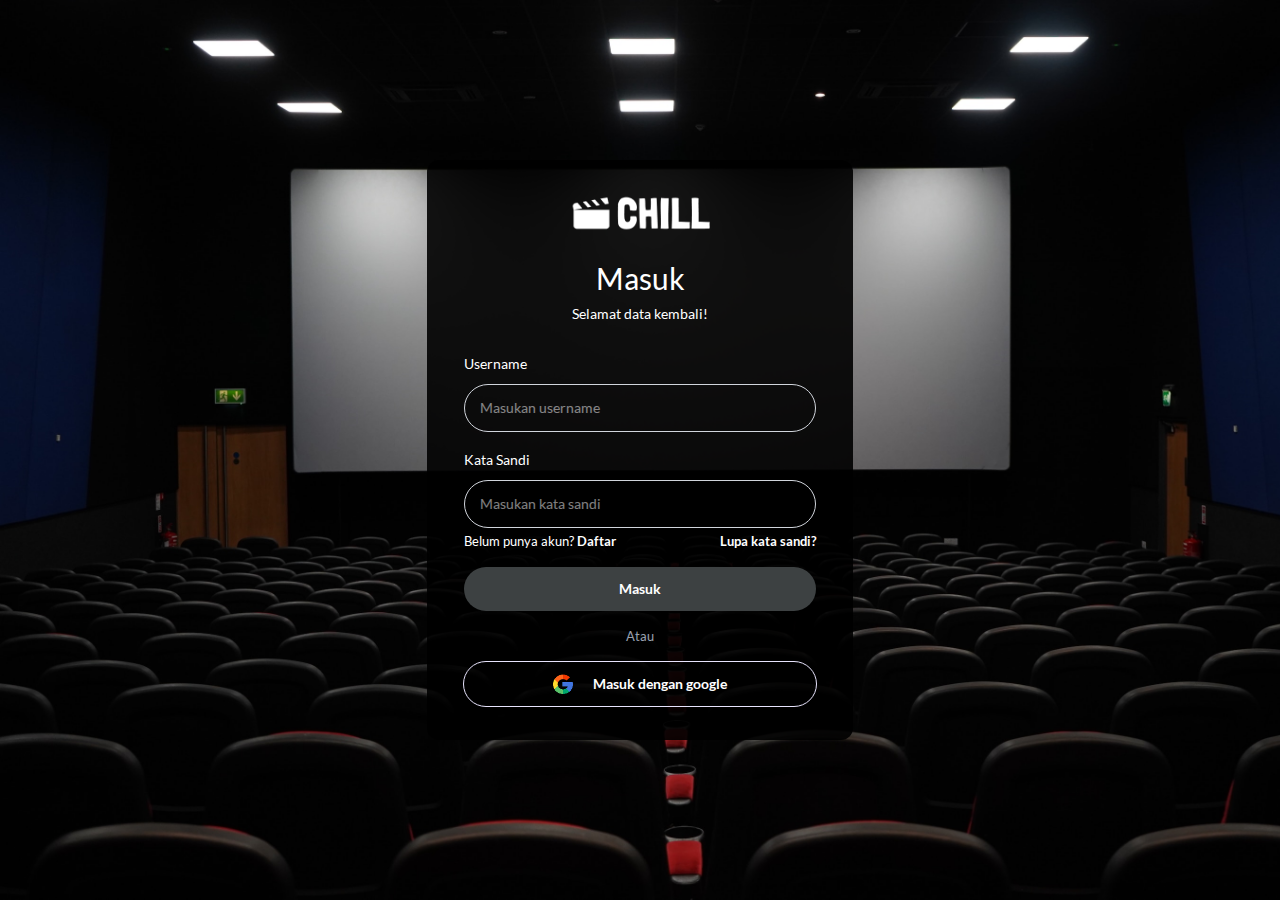
<file: index.html>
<!doctype html>
<html>
<head>
  <meta charset="UTF-8">
  <meta name="viewport" content="width=device-width, initial-scale=1.0">
  <link href="./src/output.css" rel="stylesheet">
  <link href="./src/custome.css" rel="stylesheet">
</head>
<body class="bg-[url(../images/image-login.jpeg)] bg-cover">

  <div class="flex items-center justify-center h-screen">
    <section class="bg-black/90 w-1/3 h-auto mx-auto p-6 rounded-xl text-center">
      <div class="grid grid-rows justify-items-center my-2.5">
        <div class="icon">
          <img src="./images/Logo.png" class="w-35" alt="image-logo">
        </div>
        <div class="head my-7">
          <h1 class="text-3xl font-medium text-white">Masuk</h1>
          <p class="text-sm text-white mt-2">Selamat data kembali!</p>
        </div>
        <div class="body-form grid grid-rows gap-y-4">

          <div class="form-input-items text-white text-start">
            <label for="username" class="block text-sm/6 font-medium text-current">Username</label>
            <div class="mt-2">
              <div class="flex items-center rounded-full bg-transparent pl-3 outline-1 -outline-offset-1 outline-gray-300 has-[input:focus-within]:outline-2 has-[input:focus-within]:-outline-offset-2 has-[input:focus-within]:outline-white-600">
                <input type="text" name="username" id="username" class="block min-w-85 min-h-12 grow py-1.5 pr-3 pl-1 text-base text-white-900 placeholder:text-white-400 focus:outline-none sm:text-sm/6" placeholder="Masukan username">
              </div>
            </div>
          </div>

          <div class="form-input-items text-white text-start">
            <label for="password" class="block text-sm/6 font-medium text-current">Kata Sandi</label>
            <div class="mt-2">
              <div class="flex items-center rounded-full bg-transparent pl-3 outline-1 -outline-offset-1 outline-gray-300 has-[input:focus-within]:outline-2 has-[input:focus-within]:-outline-offset-2 has-[input:focus-within]:outline-white-600">
                <input type="password" name="password" id="password" class="block min-w-85 min-h-12 grow py-1.5 pr-3 pl-1 text-base text-white-900 placeholder:text-white-400 focus:outline-none sm:text-sm/6" placeholder="Masukan kata sandi">
              </div>
            </div>
            <div class="flex justify-between text-white mt-1">
              <small class="text-start">
                Belum punya akun? <a href="#" class="font-bold">Daftar</a>
              </small>
              <small class="text-end">
                <a href="#" class="font-bold">Lupa kata sandi?</a>
              </small>
            </div>
          </div>

          <div>
            <button type="submit" class="flex w-full justify-center rounded-full bg-[#3D4142] px-3 py-2.5 text-sm/6 font-semibold text-white shadow-xs hover:cursor-pointer hover:bg-gray-500 focus-visible:outline-2 focus-visible:outline-offset-2 focus-visible:outline-white-600">Masuk</button>
          </div>
          <small class="text-gray-400">Atau</small>
          <div>
            <button type="submit" class="flex w-full justify-center rounded-full bg-transparent px-3 py-2.5 text-sm/6 font-semibold text-white shadow-xs outline-1 outline-[#E7E3FC] hover:cursor-pointer hover:bg-gray-500 focus-visible:outline-2 focus-visible:outline-offset-2 focus-visible:outline-white-600">
              <img src="./images/google.png" alt="google-icon" class="w-5 my-auto mr-5">
              Masuk dengan google
            </button>
          </div>
          
        </div>
      </div>
    </section>
  </div>

</body>
</html>
</file>
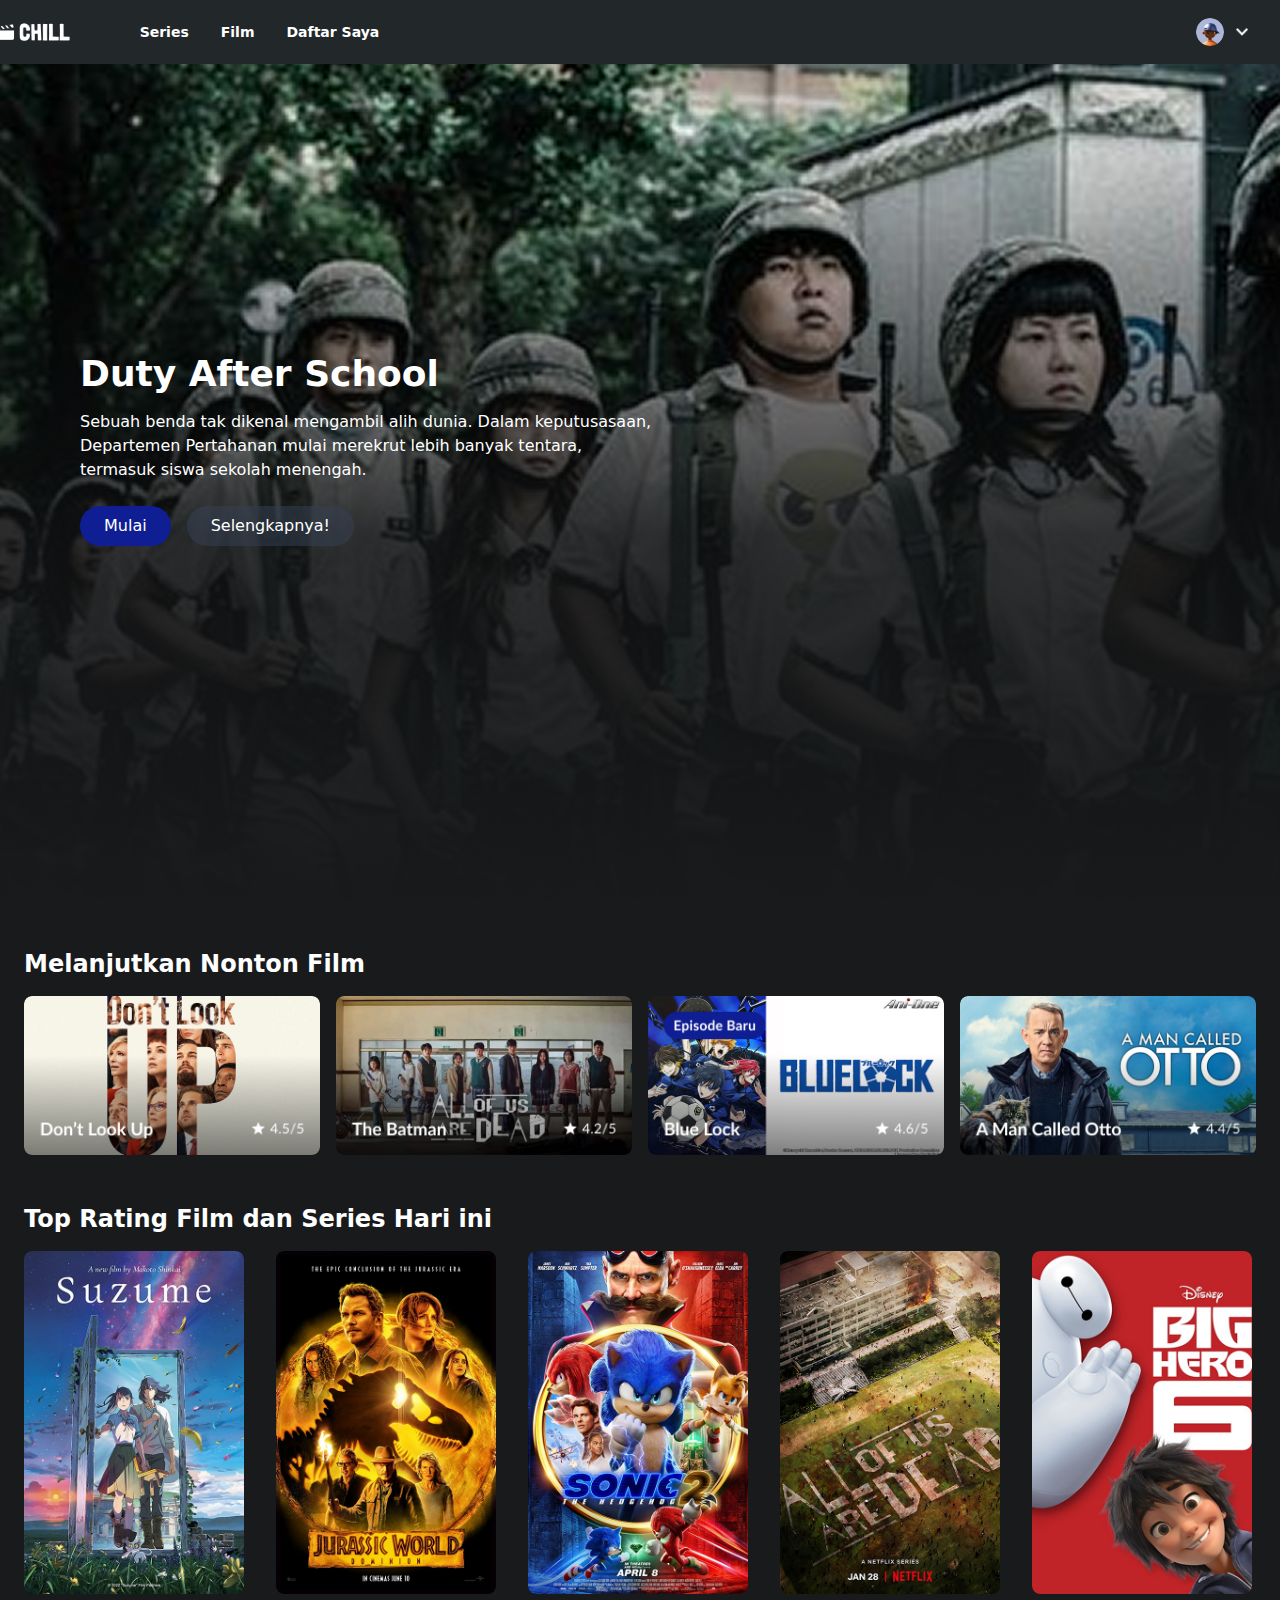
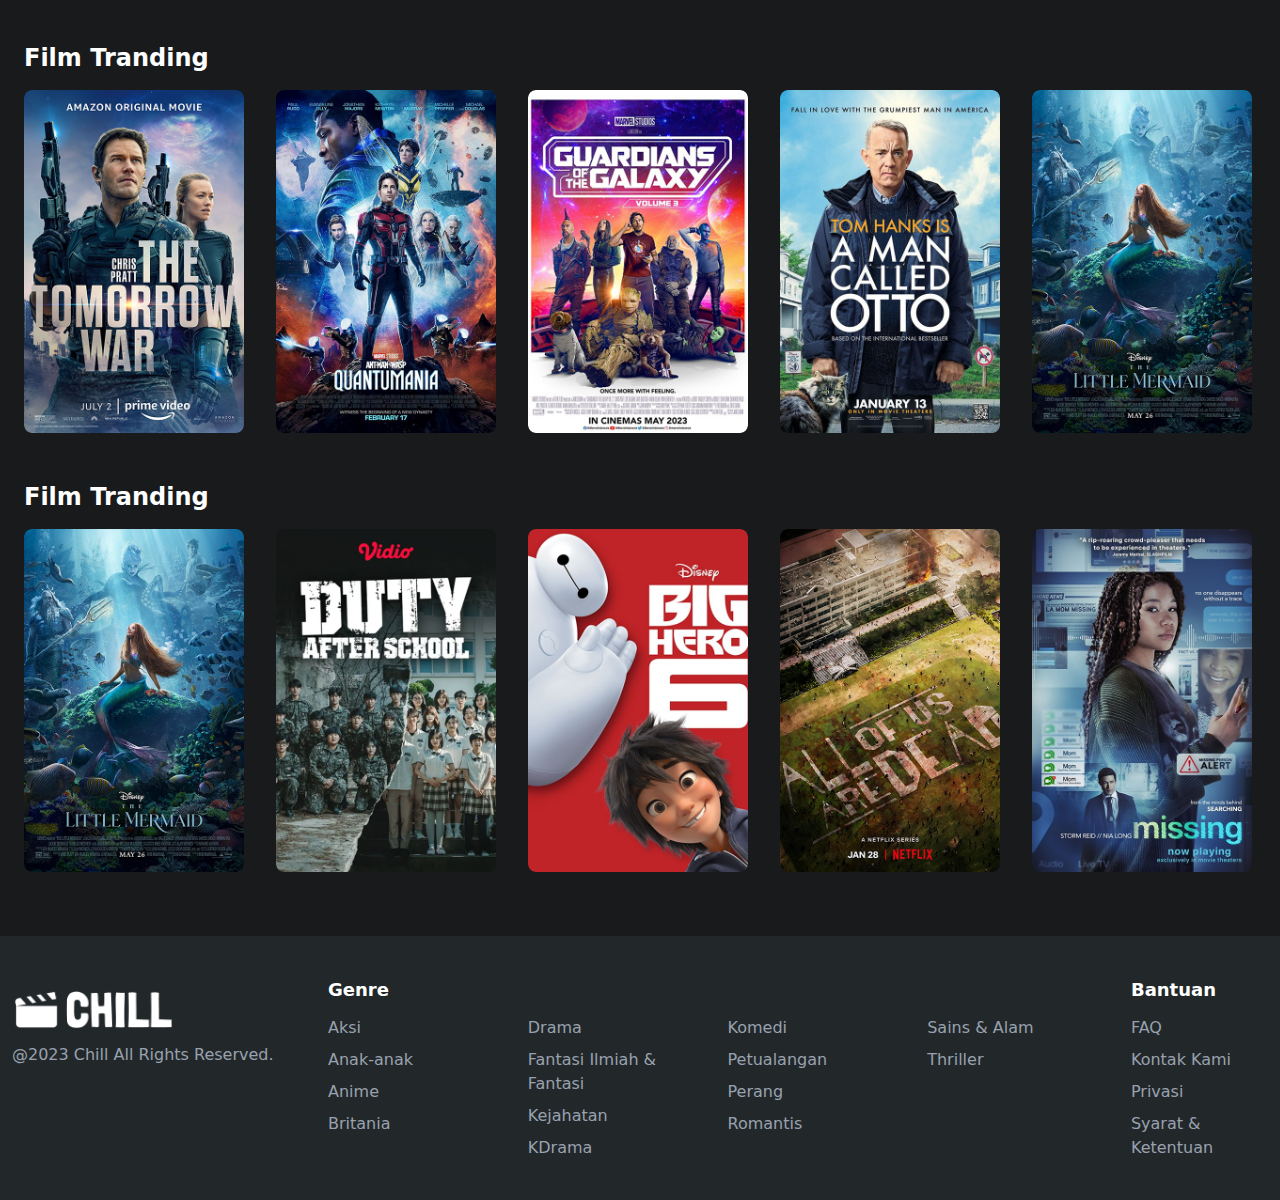
<file: dashboard.html>
<!DOCTYPE html>
<html lang="id">
<head>
    <meta charset="UTF-8">
    <meta name="viewport" content="width=device-width, initial-scale=1.0">
    <title>Dashboard</title>
    <link href="./src/output.css" rel="stylesheet">
    <style>
        body {
            background-color: #181A1C;
        }
    </style>
</head>
<body class="text-white">

    <!-- Navbar -->
    <header class="bg-[#22282A] fixed w-full top-0 z-50">
        <nav class="container mx-auto flex items-center justify-between p-4 lg:px-8">
            <!-- Menu (Desktop) -->
            <div class="hidden lg:flex items-center space-x-8">
                <!-- Logo (Pusat) -->
                <a href="#" class="left-1/2 transform -translate-x-1/2 flex items-center">
                    <img src="./images/logo-navbar.png" class="h-8" alt="Logo">
                </a>
                <a href="#" class="text-sm font-semibold text-white">Series</a>
                <a href="#" class="text-sm font-semibold text-white">Film</a>
                <a href="#" class="text-sm font-semibold text-white">Daftar Saya</a>
            </div>

            <!-- User Profile (Kanan) -->
            <div class="hidden lg:flex items-center space-x-3">
                <img src="./images/user.png" class="w-7 rounded-full">
                <img src="./images/angel-down.png" class="w-3">
            </div>

            <!-- Mobile Menu Button -->
            <button id="menu-toggle" class="lg:hidden text-white focus:outline-none">
                <svg class="w-6 h-6" fill="none" stroke="currentColor" stroke-width="2" viewBox="0 0 24 24">
                    <path stroke-linecap="round" stroke-linejoin="round" d="M4 6h16M4 12h16m-7 6h7"></path>
                </svg>
            </button>
        </nav>
        <!-- Mobile Menu -->
        <div id="mobile-menu" class="hidden lg:hidden bg-[#22282A] absolute w-full mt-1 p-4">
            <a href="#" class="block py-2 text-sm font-semibold">Series</a>
            <a href="#" class="block py-2 text-sm font-semibold">Film</a>
            <a href="#" class="block py-2 text-sm font-semibold">Daftar Saya</a>
            <hr class="border-gray-600 my-2">
            <a href="#" class="flex items-center space-x-3 py-2">
                <img src="./images/user.png" class="w-7 rounded-full">
                <span>Profil</span>
            </a>
        </div>
    </header>


    <!-- Hero Section -->
    <section class="relative bg-cover bg-center h-screen flex items-center" 
        style="background-image: url('./images/hero_image.png');">
        <div class="container mx-auto px-6 lg:px-20 text-white">
            <div class="max-w-xl">
                <h1 class="text-4xl font-semibold mb-4">Duty After School</h1>
                <p class="mb-6">
                    Sebuah benda tak dikenal mengambil alih dunia. Dalam keputusasaan, Departemen Pertahanan mulai merekrut lebih banyak tentara, termasuk siswa sekolah menengah.
                </p>
                <div class="flex space-x-4">
                    <button class="px-6 py-2 bg-[#0F1E93] rounded-full">Mulai</button>
                    <button class="px-6 py-2 bg-gray-700/50 rounded-full">Selengkapnya!</button>
                </div>
            </div>
        </div>
    </section>

    <!-- Section: Melanjutkan Nonton -->
    <section class="container mx-auto px-6 mt-12">
        <h2 class="text-2xl font-bold mb-4">Melanjutkan Nonton Film</h2>
        <div class="flex space-x-4 overflow-x-scroll scrollbar-hide">
            <img src="./images/next-film/next-film-1.png" class="w-74 rounded-lg">
            <img src="./images/next-film/next-film-2.png" class="w-74 rounded-lg">
            <img src="./images/next-film/next-film-3.png" class="w-74 rounded-lg">
            <img src="./images/next-film/next-film-4.png" class="w-74 rounded-lg">
        </div>
    </section>

    <!-- Section: Top Rating -->
    <section class="container mx-auto px-6 mt-12">
        <h2 class="text-2xl font-bold mb-4">Top Rating Film dan Series Hari ini</h2>
        <div class="flex space-x-4 overflow-x-scroll scrollbar-hide gap-4">
            <img src="./images/rating-film/rating-film-1.png" class="w-55 rounded-lg">
            <img src="./images/rating-film/rating-film-2.png" class="w-55 rounded-lg">
            <img src="./images/rating-film/rating-film-3.png" class="w-55 rounded-lg">
            <img src="./images/rating-film/rating-film-4.png" class="w-55 rounded-lg">
            <img src="./images/rating-film/rating-film-5.png" class="w-55 rounded-lg">
        </div>
    </section>

    <!-- Section: Tranding Film -->
    <section class="container mx-auto px-6 mt-12">
        <h2 class="text-2xl font-bold mb-4">Film Tranding</h2>
        <div class="flex space-x-4 overflow-x-scroll scrollbar-hide gap-4">
            <img src="./images/top-film/top-film-1.png" class="w-55 rounded-lg">
            <img src="./images/top-film/top-film-2.png" class="w-55 rounded-lg">
            <img src="./images/top-film/top-film-3.png" class="w-55 rounded-lg">
            <img src="./images/top-film/top-film-4.png" class="w-55 rounded-lg">
            <img src="./images/top-film/top-film-5.png" class="w-55 rounded-lg">
        </div>
    </section>

    <!-- Section: New Film -->
    <section class="container mx-auto px-6 mt-12">
        <h2 class="text-2xl font-bold mb-4">Film Tranding</h2>
        <div class="flex space-x-4 overflow-x-scroll scrollbar-hide gap-4">
            <img src="./images/new-film/new-film-1.png" class="w-55 rounded-lg">
            <img src="./images/new-film/new-film-2.png" class="w-55 rounded-lg">
            <img src="./images/new-film/new-film-3.png" class="w-55 rounded-lg">
            <img src="./images/new-film/new-film-4.png" class="w-55 rounded-lg">
            <img src="./images/new-film/new-film-5.png" class="w-55 rounded-lg">
        </div>
    </section>

    <!-- Footer -->
    <footer class="bg-[#22282A] mt-16 py-10">
        <div class="container mx-auto">
            <div class="lg:flex lg:gap-6 text-white">
                <div class="w-80">
                    <div class="m-3">
                        <img src="./images/Logo.png" class="w-40" alt="img-logo">
                    </div>
                    <div class="m-3 text-gray-400">
                        <h1>@2023 Chill All Rights Reserved.</h1>
                    </div>
                </div>
            
                <div class="max-md:m-3 max-md:flex max-md:justify-between">
                    <h1 class="font-bold text-lg mb-3">Genre</h1>
                    <div class="flex justify-center min-lg:hidden">
                        <span>&rarr;</span>
                    </div>
                    <div class="grid grid-cols-4 gap-5 max-md:hidden">
                        <div class="space-y-2">
                            <a href="#" class="block text-gray-400 hover:text-white">Aksi</a>
                            <a href="#" class="block text-gray-400 hover:text-white">Anak-anak</a>
                            <a href="#" class="block text-gray-400 hover:text-white">Anime</a>
                            <a href="#" class="block text-gray-400 hover:text-white">Britania</a>
                        </div>
                        <div class="space-y-2">
                            <a href="#" class="block text-gray-400 hover:text-white">Drama</a>
                            <a href="#" class="block text-gray-400 hover:text-white">Fantasi Ilmiah & Fantasi</a>
                            <a href="#" class="block text-gray-400 hover:text-white">Kejahatan</a>
                            <a href="#" class="block text-gray-400 hover:text-white">KDrama</a>
                        </div>
                        <div class="space-y-2">
                            <a href="#" class="block text-gray-400 hover:text-white">Komedi</a>
                            <a href="#" class="block text-gray-400 hover:text-white">Petualangan</a>
                            <a href="#" class="block text-gray-400 hover:text-white">Perang</a>
                            <a href="#" class="block text-gray-400 hover:text-white">Romantis</a>
                        </div>
                        <div class="space-y-2">
                            <a href="#" class="block text-gray-400 hover:text-white">Sains & Alam</a>
                            <a href="#" class="block text-gray-400 hover:text-white">Thriller</a>
                        </div>
                    </div>
                </div>

                <div class="max-md:m-3 max-md:m-3 max-md:flex max-md:justify-between">
                    <h1 class="font-bold text-lg mb-3">Bantuan</h1>
                    <div class="flex justify-center min-lg:hidden">
                        <span>&rarr;</span>
                    </div>
                    <div class="grid max-md:hidden">
                        <div class="space-y-2">
                            <a href="#" class="block text-gray-400 hover:text-white">FAQ</a>
                            <a href="#" class="block text-gray-400 hover:text-white">Kontak Kami</a>
                            <a href="#" class="block text-gray-400 hover:text-white">Privasi</a>
                            <a href="#" class="block text-gray-400 hover:text-white">Syarat & Ketentuan</a>
                        </div>
                    </div>
                </div>
            </div> 
        </div>
    </footer>

    <script>
        document.getElementById("menu-toggle").addEventListener("click", function() {
            document.getElementById("mobile-menu").classList.toggle("hidden");
        });
    </script>
</body>
</html>
</file>
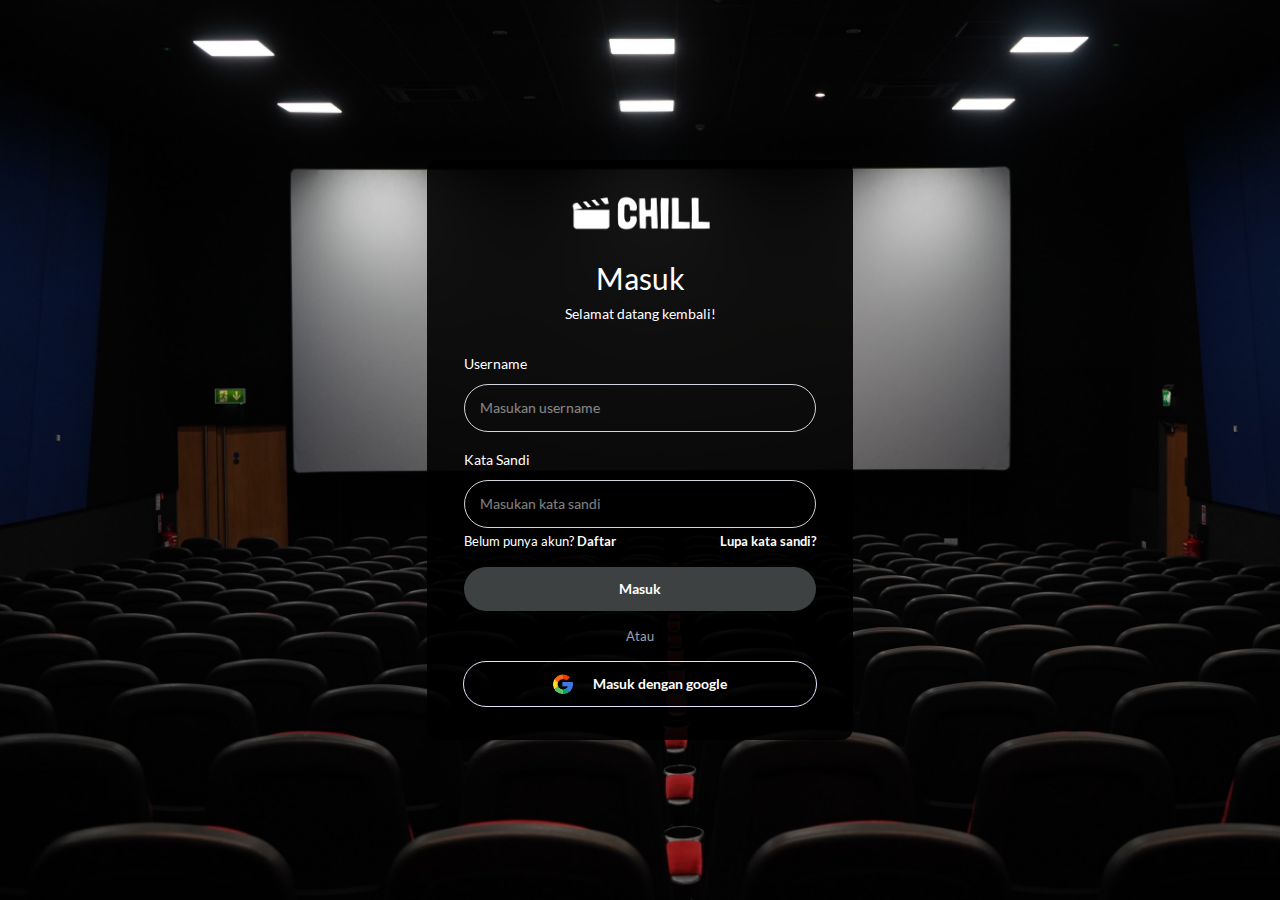
<file: login.html>
<!doctype html>
<html>
<head>
  <meta charset="UTF-8">
  <meta name="viewport" content="width=device-width, initial-scale=1.0">
  <link href="./src/output.css" rel="stylesheet">
  <link href="./src/custome.css" rel="stylesheet">
</head>
<body class="bg-[url(../images/image-login.jpeg)] bg-cover">

  <div class="flex items-center justify-center h-screen">
    <section class="bg-black/90 w-1/3 h-auto mx-auto p-6 rounded-xl text-center">
      <div class="grid grid-rows justify-items-center my-2.5">
        <div class="icon">
          <img src="./images/Logo.png" class="w-35" alt="image-logo">
        </div>
        <div class="head my-7">
          <h1 class="text-3xl font-medium text-white">Masuk</h1>
          <p class="text-sm text-white mt-2">Selamat datang kembali!</p>
        </div>
        <div class="body-form grid grid-rows gap-y-4">

          <div class="form-input-items text-white text-start">
            <label for="username" class="block text-sm/6 font-medium text-current">Username</label>
            <div class="mt-2">
              <div class="flex items-center rounded-full bg-transparent pl-3 outline-1 -outline-offset-1 outline-gray-300 has-[input:focus-within]:outline-2 has-[input:focus-within]:-outline-offset-2 has-[input:focus-within]:outline-white-600">
                <input type="text" name="username" id="username" class="block min-w-85 min-h-12 grow py-1.5 pr-3 pl-1 text-base text-white-900 placeholder:text-white-400 focus:outline-none sm:text-sm/6" placeholder="Masukan username">
              </div>
            </div>
          </div>

          <div class="form-input-items text-white text-start">
            <label for="password" class="block text-sm/6 font-medium text-current">Kata Sandi</label>
            <div class="mt-2">
              <div class="flex items-center rounded-full bg-transparent pl-3 outline-1 -outline-offset-1 outline-gray-300 has-[input:focus-within]:outline-2 has-[input:focus-within]:-outline-offset-2 has-[input:focus-within]:outline-white-600">
                <input type="password" name="password" id="password" class="block min-w-85 min-h-12 grow py-1.5 pr-3 pl-1 text-base text-white-900 placeholder:text-white-400 focus:outline-none sm:text-sm/6" placeholder="Masukan kata sandi">
              </div>
            </div>
            <div class="flex justify-between text-white mt-1">
              <small class="text-start">
                Belum punya akun? <a href="#" class="font-bold">Daftar</a>
              </small>
              <small class="text-end">
                <a href="#" class="font-bold">Lupa kata sandi?</a>
              </small>
            </div>
          </div>

          <div>
            <button type="submit" class="flex w-full justify-center rounded-full bg-[#3D4142] px-3 py-2.5 text-sm/6 font-semibold text-white shadow-xs hover:cursor-pointer hover:bg-gray-500 focus-visible:outline-2 focus-visible:outline-offset-2 focus-visible:outline-white-600">Masuk</button>
          </div>
          <small class="text-gray-400">Atau</small>
          <div>
            <button type="submit" class="flex w-full justify-center rounded-full bg-transparent px-3 py-2.5 text-sm/6 font-semibold text-white shadow-xs outline-1 outline-[#E7E3FC] hover:cursor-pointer hover:bg-gray-500 focus-visible:outline-2 focus-visible:outline-offset-2 focus-visible:outline-white-600">
              <img src="./images/google.png" alt="google-icon" class="w-5 my-auto mr-5">
              Masuk dengan google
            </button>
          </div>
          
        </div>
      </div>
    </section>
  </div>

</body>
</html>
</file>
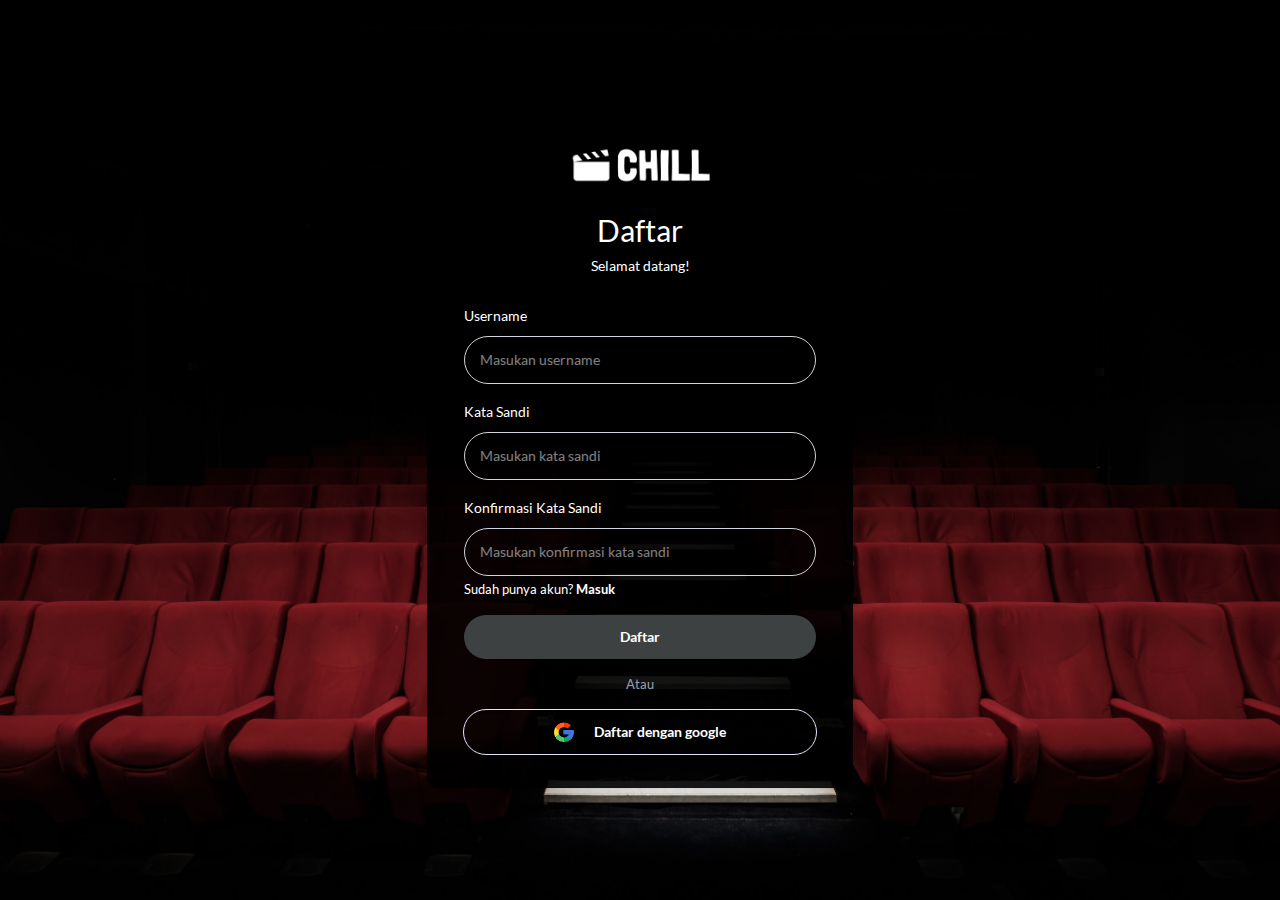
<file: register.html>
<!doctype html>
<html>
<head>
  <meta charset="UTF-8">
  <meta name="viewport" content="width=device-width, initial-scale=1.0">
  <link href="./src/output.css" rel="stylesheet">
  <link href="./src/custome.css" rel="stylesheet">
</head>
<body class="bg-[url(../images/image-register.jpeg)] bg-cover">

  <div class="flex items-center justify-center h-screen">
    <section class="bg-black/90 w-1/3 h-auto mx-auto p-6 rounded-xl text-center">
      <div class="grid grid-rows justify-items-center my-2.5">
        <div class="icon">
          <img src="./images/Logo.png" class="w-35" alt="image-logo">
        </div>
        <div class="head my-7">
          <h1 class="text-3xl font-medium text-white">Daftar</h1>
          <p class="text-sm text-white mt-2">Selamat datang!</p>
        </div>
        <div class="body-form grid grid-rows gap-y-4">

          <div class="form-input-items text-white text-start">
            <label for="username" class="block text-sm/6 font-medium text-current">Username</label>
            <div class="mt-2">
              <div class="flex items-center rounded-full bg-transparent pl-3 outline-1 -outline-offset-1 outline-gray-300 has-[input:focus-within]:outline-2 has-[input:focus-within]:-outline-offset-2 has-[input:focus-within]:outline-white-600">
                <input type="text" name="username" id="username" class="block min-w-85 min-h-12 grow py-1.5 pr-3 pl-1 text-base text-white-900 placeholder:text-white-400 focus:outline-none sm:text-sm/6" placeholder="Masukan username">
              </div>
            </div>
          </div>

          <div class="form-input-items text-white text-start">
            <label for="password" class="block text-sm/6 font-medium text-current">Kata Sandi</label>
            <div class="mt-2">
              <div class="flex items-center rounded-full bg-transparent pl-3 outline-1 -outline-offset-1 outline-gray-300 has-[input:focus-within]:outline-2 has-[input:focus-within]:-outline-offset-2 has-[input:focus-within]:outline-white-600">
                <input type="password" name="password" id="password" class="block min-w-85 min-h-12 grow py-1.5 pr-3 pl-1 text-base text-white-900 placeholder:text-white-400 focus:outline-none sm:text-sm/6" placeholder="Masukan kata sandi">
              </div>
            </div>
          </div>

          <div class="form-input-items text-white text-start">
            <label for="password_confirmation" class="block text-sm/6 font-medium text-current">Konfirmasi Kata Sandi</label>
            <div class="mt-2">
              <div class="flex items-center rounded-full bg-transparent pl-3 outline-1 -outline-offset-1 outline-gray-300 has-[input:focus-within]:outline-2 has-[input:focus-within]:-outline-offset-2 has-[input:focus-within]:outline-white-600">
                <input type="password_confirmation" name="password_confirmation" id="password_confirmation" class="block min-w-85 min-h-12 grow py-1.5 pr-3 pl-1 text-base text-white-900 placeholder:text-white-400 focus:outline-none sm:text-sm/6" placeholder="Masukan konfirmasi kata sandi">
              </div>
            </div>
            <div class="flex justify-between text-white mt-1">
              <small class="text-start">
                Sudah punya akun? <a href="#" class="font-bold">Masuk</a>
              </small>
            </div>
          </div>

          <div>
            <button type="submit" class="flex w-full justify-center rounded-full bg-[#3D4142] px-3 py-2.5 text-sm/6 font-semibold text-white shadow-xs hover:cursor-pointer hover:bg-gray-500 focus-visible:outline-2 focus-visible:outline-offset-2 focus-visible:outline-white-600">Daftar</button>
          </div>
          <small class="text-gray-400">Atau</small>
          <div>
            <button type="submit" class="flex w-full justify-center rounded-full bg-transparent px-3 py-2.5 text-sm/6 font-semibold text-white shadow-xs outline-1 outline-[#E7E3FC] hover:cursor-pointer hover:bg-gray-500 focus-visible:outline-2 focus-visible:outline-offset-2 focus-visible:outline-white-600">
              <img src="./images/google.png" alt="google-icon" class="w-5 my-auto mr-5">
              Daftar dengan google
            </button>
          </div>
          
        </div>
      </div>
    </section>
  </div>

</body>
</html>
</file>
<file: src/custome.css>
@font-face {
  font-family: 'Lato';
  src: url('../fonts/Lato/Lato-Thin.ttf') format('truetype');
  font-weight: 100;
  font-style: normal;
  font-display: swap;
}

@font-face {
  font-family: 'Lato';
  src: url('../fonts/Lato/Lato-ThinItalic.ttf') format('truetype');
  font-weight: 100;
  font-style: italic;
  font-display: swap;
}

@font-face {
  font-family: 'Lato';
  src: url('../fonts/Lato/Lato-Light.ttf') format('truetype');
  font-weight: 300;
  font-style: normal;
  font-display: swap;
}

@font-face {
  font-family: 'Lato';
  src: url('../fonts/Lato/Lato-LightItalic.ttf') format('truetype');
  font-weight: 300;
  font-style: italic;
  font-display: swap;
}

@font-face {
  font-family: 'Lato';
  src: url('../fonts/Lato/Lato-Regular.ttf') format('truetype');
  font-weight: 400;
  font-style: normal;
  font-display: swap;
}

@font-face {
  font-family: 'Lato';
  src: url('../fonts/Lato/Lato-Italic.ttf') format('truetype');
  font-weight: 400;
  font-style: italic;
  font-display: swap;
}

@font-face {
  font-family: 'Lato';
  src: url('../fonts/Lato/Lato-Black.ttf') format('truetype');
  font-weight: 900;
  font-style: normal;
  font-display: swap;
}

@font-face {
  font-family: 'Lato';
  src: url('../fonts/Lato/Lato-BlackItalic.ttf') format('truetype');
  font-weight: 900;
  font-style: italic;
  font-display: swap;
}

@font-face {
  font-family: 'Lato';
  src: url('../fonts/Lato/Lato-Bold.ttf') format('truetype');
  font-weight: 700;
  font-style: normal;
  font-display: swap;
}

@font-face {
  font-family: 'Lato';
  src: url('../fonts/Lato/Lato-BoldItalic.ttf') format('truetype');
  font-weight: 700;
  font-style: italic;
  font-display: swap;
}

html, body {
    font-family: "Lato", sans-serif;
}
</file>
<file: src/output.css>
/*! tailwindcss v4.0.17 | MIT License | https://tailwindcss.com */
@layer theme, base, components, utilities;
@layer theme {
  :root, :host {
    --font-sans: ui-sans-serif, system-ui, sans-serif, "Apple Color Emoji",
      "Segoe UI Emoji", "Segoe UI Symbol", "Noto Color Emoji";
    --font-mono: ui-monospace, SFMono-Regular, Menlo, Monaco, Consolas, "Liberation Mono",
      "Courier New", monospace;
    --color-gray-300: oklch(0.872 0.01 258.338);
    --color-gray-400: oklch(0.707 0.022 261.325);
    --color-gray-500: oklch(0.551 0.027 264.364);
    --color-gray-600: oklch(0.446 0.03 256.802);
    --color-gray-700: oklch(0.373 0.034 259.733);
    --color-black: #000;
    --color-white: #fff;
    --spacing: 0.25rem;
    --container-xl: 36rem;
    --text-sm: 0.875rem;
    --text-sm--line-height: calc(1.25 / 0.875);
    --text-base: 1rem;
    --text-base--line-height: calc(1.5 / 1);
    --text-lg: 1.125rem;
    --text-lg--line-height: calc(1.75 / 1.125);
    --text-2xl: 1.5rem;
    --text-2xl--line-height: calc(2 / 1.5);
    --text-3xl: 1.875rem;
    --text-3xl--line-height: calc(2.25 / 1.875);
    --text-4xl: 2.25rem;
    --text-4xl--line-height: calc(2.5 / 2.25);
    --font-weight-medium: 500;
    --font-weight-semibold: 600;
    --font-weight-bold: 700;
    --radius-lg: 0.5rem;
    --radius-xl: 0.75rem;
    --default-font-family: var(--font-sans);
    --default-mono-font-family: var(--font-mono);
  }
}
@layer base {
  *, ::after, ::before, ::backdrop, ::file-selector-button {
    box-sizing: border-box;
    margin: 0;
    padding: 0;
    border: 0 solid;
  }
  html, :host {
    line-height: 1.5;
    -webkit-text-size-adjust: 100%;
    tab-size: 4;
    font-family: var(--default-font-family, ui-sans-serif, system-ui, sans-serif, "Apple Color Emoji", "Segoe UI Emoji", "Segoe UI Symbol", "Noto Color Emoji");
    font-feature-settings: var(--default-font-feature-settings, normal);
    font-variation-settings: var(--default-font-variation-settings, normal);
    -webkit-tap-highlight-color: transparent;
  }
  hr {
    height: 0;
    color: inherit;
    border-top-width: 1px;
  }
  abbr:where([title]) {
    -webkit-text-decoration: underline dotted;
    text-decoration: underline dotted;
  }
  h1, h2, h3, h4, h5, h6 {
    font-size: inherit;
    font-weight: inherit;
  }
  a {
    color: inherit;
    -webkit-text-decoration: inherit;
    text-decoration: inherit;
  }
  b, strong {
    font-weight: bolder;
  }
  code, kbd, samp, pre {
    font-family: var(--default-mono-font-family, ui-monospace, SFMono-Regular, Menlo, Monaco, Consolas, "Liberation Mono", "Courier New", monospace);
    font-feature-settings: var(--default-mono-font-feature-settings, normal);
    font-variation-settings: var(--default-mono-font-variation-settings, normal);
    font-size: 1em;
  }
  small {
    font-size: 80%;
  }
  sub, sup {
    font-size: 75%;
    line-height: 0;
    position: relative;
    vertical-align: baseline;
  }
  sub {
    bottom: -0.25em;
  }
  sup {
    top: -0.5em;
  }
  table {
    text-indent: 0;
    border-color: inherit;
    border-collapse: collapse;
  }
  :-moz-focusring {
    outline: auto;
  }
  progress {
    vertical-align: baseline;
  }
  summary {
    display: list-item;
  }
  ol, ul, menu {
    list-style: none;
  }
  img, svg, video, canvas, audio, iframe, embed, object {
    display: block;
    vertical-align: middle;
  }
  img, video {
    max-width: 100%;
    height: auto;
  }
  button, input, select, optgroup, textarea, ::file-selector-button {
    font: inherit;
    font-feature-settings: inherit;
    font-variation-settings: inherit;
    letter-spacing: inherit;
    color: inherit;
    border-radius: 0;
    background-color: transparent;
    opacity: 1;
  }
  :where(select:is([multiple], [size])) optgroup {
    font-weight: bolder;
  }
  :where(select:is([multiple], [size])) optgroup option {
    padding-inline-start: 20px;
  }
  ::file-selector-button {
    margin-inline-end: 4px;
  }
  ::placeholder {
    opacity: 1;
  }
  @supports (not (-webkit-appearance: -apple-pay-button))  or (contain-intrinsic-size: 1px) {
    ::placeholder {
      color: color-mix(in oklab, currentColor 50%, transparent);
    }
  }
  textarea {
    resize: vertical;
  }
  ::-webkit-search-decoration {
    -webkit-appearance: none;
  }
  ::-webkit-date-and-time-value {
    min-height: 1lh;
    text-align: inherit;
  }
  ::-webkit-datetime-edit {
    display: inline-flex;
  }
  ::-webkit-datetime-edit-fields-wrapper {
    padding: 0;
  }
  ::-webkit-datetime-edit, ::-webkit-datetime-edit-year-field, ::-webkit-datetime-edit-month-field, ::-webkit-datetime-edit-day-field, ::-webkit-datetime-edit-hour-field, ::-webkit-datetime-edit-minute-field, ::-webkit-datetime-edit-second-field, ::-webkit-datetime-edit-millisecond-field, ::-webkit-datetime-edit-meridiem-field {
    padding-block: 0;
  }
  :-moz-ui-invalid {
    box-shadow: none;
  }
  button, input:where([type="button"], [type="reset"], [type="submit"]), ::file-selector-button {
    appearance: button;
  }
  ::-webkit-inner-spin-button, ::-webkit-outer-spin-button {
    height: auto;
  }
  [hidden]:where(:not([hidden="until-found"])) {
    display: none !important;
  }
}
@layer utilities {
  .absolute {
    position: absolute;
  }
  .fixed {
    position: fixed;
  }
  .relative {
    position: relative;
  }
  .top-0 {
    top: calc(var(--spacing) * 0);
  }
  .left-1\/2 {
    left: calc(1/2 * 100%);
  }
  .z-50 {
    z-index: 50;
  }
  .container {
    width: 100%;
    @media (width >= 40rem) {
      max-width: 40rem;
    }
    @media (width >= 48rem) {
      max-width: 48rem;
    }
    @media (width >= 64rem) {
      max-width: 64rem;
    }
    @media (width >= 80rem) {
      max-width: 80rem;
    }
    @media (width >= 96rem) {
      max-width: 96rem;
    }
  }
  .m-3 {
    margin: calc(var(--spacing) * 3);
  }
  .mx-auto {
    margin-inline: auto;
  }
  .my-2 {
    margin-block: calc(var(--spacing) * 2);
  }
  .my-2\.5 {
    margin-block: calc(var(--spacing) * 2.5);
  }
  .my-7 {
    margin-block: calc(var(--spacing) * 7);
  }
  .my-auto {
    margin-block: auto;
  }
  .mt-1 {
    margin-top: calc(var(--spacing) * 1);
  }
  .mt-2 {
    margin-top: calc(var(--spacing) * 2);
  }
  .mt-12 {
    margin-top: calc(var(--spacing) * 12);
  }
  .mt-16 {
    margin-top: calc(var(--spacing) * 16);
  }
  .mr-5 {
    margin-right: calc(var(--spacing) * 5);
  }
  .mb-3 {
    margin-bottom: calc(var(--spacing) * 3);
  }
  .mb-4 {
    margin-bottom: calc(var(--spacing) * 4);
  }
  .mb-6 {
    margin-bottom: calc(var(--spacing) * 6);
  }
  .block {
    display: block;
  }
  .flex {
    display: flex;
  }
  .grid {
    display: grid;
  }
  .hidden {
    display: none;
  }
  .h-6 {
    height: calc(var(--spacing) * 6);
  }
  .h-8 {
    height: calc(var(--spacing) * 8);
  }
  .h-auto {
    height: auto;
  }
  .h-screen {
    height: 100vh;
  }
  .min-h-12 {
    min-height: calc(var(--spacing) * 12);
  }
  .w-1\/3 {
    width: calc(1/3 * 100%);
  }
  .w-3 {
    width: calc(var(--spacing) * 3);
  }
  .w-5 {
    width: calc(var(--spacing) * 5);
  }
  .w-6 {
    width: calc(var(--spacing) * 6);
  }
  .w-7 {
    width: calc(var(--spacing) * 7);
  }
  .w-35 {
    width: calc(var(--spacing) * 35);
  }
  .w-40 {
    width: calc(var(--spacing) * 40);
  }
  .w-55 {
    width: calc(var(--spacing) * 55);
  }
  .w-74 {
    width: calc(var(--spacing) * 74);
  }
  .w-80 {
    width: calc(var(--spacing) * 80);
  }
  .w-full {
    width: 100%;
  }
  .max-w-xl {
    max-width: var(--container-xl);
  }
  .min-w-85 {
    min-width: calc(var(--spacing) * 85);
  }
  .grow {
    flex-grow: 1;
  }
  .-translate-x-1\/2 {
    --tw-translate-x: calc(calc(1/2 * 100%) * -1);
    translate: var(--tw-translate-x) var(--tw-translate-y);
  }
  .transform {
    transform: var(--tw-rotate-x) var(--tw-rotate-y) var(--tw-rotate-z) var(--tw-skew-x) var(--tw-skew-y);
  }
  .grid-cols-4 {
    grid-template-columns: repeat(4, minmax(0, 1fr));
  }
  .items-center {
    align-items: center;
  }
  .justify-between {
    justify-content: space-between;
  }
  .justify-center {
    justify-content: center;
  }
  .justify-items-center {
    justify-items: center;
  }
  .gap-4 {
    gap: calc(var(--spacing) * 4);
  }
  .gap-5 {
    gap: calc(var(--spacing) * 5);
  }
  .space-y-2 {
    :where(& > :not(:last-child)) {
      --tw-space-y-reverse: 0;
      margin-block-start: calc(calc(var(--spacing) * 2) * var(--tw-space-y-reverse));
      margin-block-end: calc(calc(var(--spacing) * 2) * calc(1 - var(--tw-space-y-reverse)));
    }
  }
  .space-x-3 {
    :where(& > :not(:last-child)) {
      --tw-space-x-reverse: 0;
      margin-inline-start: calc(calc(var(--spacing) * 3) * var(--tw-space-x-reverse));
      margin-inline-end: calc(calc(var(--spacing) * 3) * calc(1 - var(--tw-space-x-reverse)));
    }
  }
  .space-x-4 {
    :where(& > :not(:last-child)) {
      --tw-space-x-reverse: 0;
      margin-inline-start: calc(calc(var(--spacing) * 4) * var(--tw-space-x-reverse));
      margin-inline-end: calc(calc(var(--spacing) * 4) * calc(1 - var(--tw-space-x-reverse)));
    }
  }
  .space-x-8 {
    :where(& > :not(:last-child)) {
      --tw-space-x-reverse: 0;
      margin-inline-start: calc(calc(var(--spacing) * 8) * var(--tw-space-x-reverse));
      margin-inline-end: calc(calc(var(--spacing) * 8) * calc(1 - var(--tw-space-x-reverse)));
    }
  }
  .gap-y-4 {
    row-gap: calc(var(--spacing) * 4);
  }
  .overflow-x-scroll {
    overflow-x: scroll;
  }
  .rounded-full {
    border-radius: calc(infinity * 1px);
  }
  .rounded-lg {
    border-radius: var(--radius-lg);
  }
  .rounded-xl {
    border-radius: var(--radius-xl);
  }
  .border-gray-600 {
    border-color: var(--color-gray-600);
  }
  .bg-\[\#0F1E93\] {
    background-color: #0F1E93;
  }
  .bg-\[\#3D4142\] {
    background-color: #3D4142;
  }
  .bg-\[\#22282A\] {
    background-color: #22282A;
  }
  .bg-black\/90 {
    background-color: color-mix(in oklab, var(--color-black) 90%, transparent);
  }
  .bg-gray-700\/50 {
    background-color: color-mix(in oklab, var(--color-gray-700) 50%, transparent);
  }
  .bg-transparent {
    background-color: transparent;
  }
  .bg-\[url\(\.\.\/images\/image-login\.jpeg\)\] {
    background-image: url(../images/image-login.jpeg);
  }
  .bg-\[url\(\.\.\/images\/image-register\.jpeg\)\] {
    background-image: url(../images/image-register.jpeg);
  }
  .bg-cover {
    background-size: cover;
  }
  .bg-center {
    background-position: center;
  }
  .p-4 {
    padding: calc(var(--spacing) * 4);
  }
  .p-6 {
    padding: calc(var(--spacing) * 6);
  }
  .px-3 {
    padding-inline: calc(var(--spacing) * 3);
  }
  .px-6 {
    padding-inline: calc(var(--spacing) * 6);
  }
  .py-1\.5 {
    padding-block: calc(var(--spacing) * 1.5);
  }
  .py-2 {
    padding-block: calc(var(--spacing) * 2);
  }
  .py-2\.5 {
    padding-block: calc(var(--spacing) * 2.5);
  }
  .py-10 {
    padding-block: calc(var(--spacing) * 10);
  }
  .pr-3 {
    padding-right: calc(var(--spacing) * 3);
  }
  .pl-1 {
    padding-left: calc(var(--spacing) * 1);
  }
  .pl-3 {
    padding-left: calc(var(--spacing) * 3);
  }
  .text-center {
    text-align: center;
  }
  .text-end {
    text-align: end;
  }
  .text-start {
    text-align: start;
  }
  .text-2xl {
    font-size: var(--text-2xl);
    line-height: var(--tw-leading, var(--text-2xl--line-height));
  }
  .text-3xl {
    font-size: var(--text-3xl);
    line-height: var(--tw-leading, var(--text-3xl--line-height));
  }
  .text-4xl {
    font-size: var(--text-4xl);
    line-height: var(--tw-leading, var(--text-4xl--line-height));
  }
  .text-base {
    font-size: var(--text-base);
    line-height: var(--tw-leading, var(--text-base--line-height));
  }
  .text-lg {
    font-size: var(--text-lg);
    line-height: var(--tw-leading, var(--text-lg--line-height));
  }
  .text-sm {
    font-size: var(--text-sm);
    line-height: var(--tw-leading, var(--text-sm--line-height));
  }
  .text-sm\/6 {
    font-size: var(--text-sm);
    line-height: calc(var(--spacing) * 6);
  }
  .font-bold {
    --tw-font-weight: var(--font-weight-bold);
    font-weight: var(--font-weight-bold);
  }
  .font-medium {
    --tw-font-weight: var(--font-weight-medium);
    font-weight: var(--font-weight-medium);
  }
  .font-semibold {
    --tw-font-weight: var(--font-weight-semibold);
    font-weight: var(--font-weight-semibold);
  }
  .text-current {
    color: currentColor;
  }
  .text-gray-400 {
    color: var(--color-gray-400);
  }
  .text-white {
    color: var(--color-white);
  }
  .shadow-xs {
    --tw-shadow: 0 1px 2px 0 var(--tw-shadow-color, rgb(0 0 0 / 0.05));
    box-shadow: var(--tw-inset-shadow), var(--tw-inset-ring-shadow), var(--tw-ring-offset-shadow), var(--tw-ring-shadow), var(--tw-shadow);
  }
  .outline-1 {
    outline-style: var(--tw-outline-style);
    outline-width: 1px;
  }
  .-outline-offset-1 {
    outline-offset: calc(1px * -1);
  }
  .outline-\[\#E7E3FC\] {
    outline-color: #E7E3FC;
  }
  .outline-gray-300 {
    outline-color: var(--color-gray-300);
  }
  .hover\:cursor-pointer {
    &:hover {
      @media (hover: hover) {
        cursor: pointer;
      }
    }
  }
  .hover\:bg-gray-500 {
    &:hover {
      @media (hover: hover) {
        background-color: var(--color-gray-500);
      }
    }
  }
  .hover\:text-white {
    &:hover {
      @media (hover: hover) {
        color: var(--color-white);
      }
    }
  }
  .focus\:outline-none {
    &:focus {
      --tw-outline-style: none;
      outline-style: none;
    }
  }
  .focus-visible\:outline-2 {
    &:focus-visible {
      outline-style: var(--tw-outline-style);
      outline-width: 2px;
    }
  }
  .focus-visible\:outline-offset-2 {
    &:focus-visible {
      outline-offset: 2px;
    }
  }
  .has-\[input\:focus-within\]\:outline-2 {
    &:has(*:is(input:focus-within)) {
      outline-style: var(--tw-outline-style);
      outline-width: 2px;
    }
  }
  .has-\[input\:focus-within\]\:-outline-offset-2 {
    &:has(*:is(input:focus-within)) {
      outline-offset: calc(2px * -1);
    }
  }
  .max-md\:m-3 {
    @media (width < 48rem) {
      margin: calc(var(--spacing) * 3);
    }
  }
  .max-md\:block {
    @media (width < 48rem) {
      display: block;
    }
  }
  .max-md\:flex {
    @media (width < 48rem) {
      display: flex;
    }
  }
  .max-md\:hidden {
    @media (width < 48rem) {
      display: none;
    }
  }
  .max-md\:justify-between {
    @media (width < 48rem) {
      justify-content: space-between;
    }
  }
  .max-sm\:m-3 {
    @media (width < 40rem) {
      margin: calc(var(--spacing) * 3);
    }
  }
  .max-sm\:block {
    @media (width < 40rem) {
      display: block;
    }
  }
  .max-sm\:flex {
    @media (width < 40rem) {
      display: flex;
    }
  }
  .max-sm\:hidden {
    @media (width < 40rem) {
      display: none;
    }
  }
  .max-sm\:justify-between {
    @media (width < 40rem) {
      justify-content: space-between;
    }
  }
  .sm\:hidden {
    @media (width >= 40rem) {
      display: none;
    }
  }
  .sm\:text-sm\/6 {
    @media (width >= 40rem) {
      font-size: var(--text-sm);
      line-height: calc(var(--spacing) * 6);
    }
  }
  .lg\:block {
    @media (width >= 64rem) {
      display: block;
    }
  }
  .lg\:flex {
    @media (width >= 64rem) {
      display: flex;
    }
  }
  .lg\:hidden {
    @media (width >= 64rem) {
      display: none;
    }
  }
  .min-lg\:block {
    @media (width >= 64rem) {
      display: block;
    }
  }
  .min-lg\:hidden {
    @media (width >= 64rem) {
      display: none;
    }
  }
  .lg\:gap-6 {
    @media (width >= 64rem) {
      gap: calc(var(--spacing) * 6);
    }
  }
  .lg\:px-8 {
    @media (width >= 64rem) {
      padding-inline: calc(var(--spacing) * 8);
    }
  }
  .lg\:px-20 {
    @media (width >= 64rem) {
      padding-inline: calc(var(--spacing) * 20);
    }
  }
}
@property --tw-translate-x {
  syntax: "*";
  inherits: false;
  initial-value: 0;
}
@property --tw-translate-y {
  syntax: "*";
  inherits: false;
  initial-value: 0;
}
@property --tw-translate-z {
  syntax: "*";
  inherits: false;
  initial-value: 0;
}
@property --tw-rotate-x {
  syntax: "*";
  inherits: false;
  initial-value: rotateX(0);
}
@property --tw-rotate-y {
  syntax: "*";
  inherits: false;
  initial-value: rotateY(0);
}
@property --tw-rotate-z {
  syntax: "*";
  inherits: false;
  initial-value: rotateZ(0);
}
@property --tw-skew-x {
  syntax: "*";
  inherits: false;
  initial-value: skewX(0);
}
@property --tw-skew-y {
  syntax: "*";
  inherits: false;
  initial-value: skewY(0);
}
@property --tw-space-y-reverse {
  syntax: "*";
  inherits: false;
  initial-value: 0;
}
@property --tw-space-x-reverse {
  syntax: "*";
  inherits: false;
  initial-value: 0;
}
@property --tw-font-weight {
  syntax: "*";
  inherits: false;
}
@property --tw-shadow {
  syntax: "*";
  inherits: false;
  initial-value: 0 0 #0000;
}
@property --tw-shadow-color {
  syntax: "*";
  inherits: false;
}
@property --tw-inset-shadow {
  syntax: "*";
  inherits: false;
  initial-value: 0 0 #0000;
}
@property --tw-inset-shadow-color {
  syntax: "*";
  inherits: false;
}
@property --tw-ring-color {
  syntax: "*";
  inherits: false;
}
@property --tw-ring-shadow {
  syntax: "*";
  inherits: false;
  initial-value: 0 0 #0000;
}
@property --tw-inset-ring-color {
  syntax: "*";
  inherits: false;
}
@property --tw-inset-ring-shadow {
  syntax: "*";
  inherits: false;
  initial-value: 0 0 #0000;
}
@property --tw-ring-inset {
  syntax: "*";
  inherits: false;
}
@property --tw-ring-offset-width {
  syntax: "<length>";
  inherits: false;
  initial-value: 0px;
}
@property --tw-ring-offset-color {
  syntax: "*";
  inherits: false;
  initial-value: #fff;
}
@property --tw-ring-offset-shadow {
  syntax: "*";
  inherits: false;
  initial-value: 0 0 #0000;
}
@property --tw-outline-style {
  syntax: "*";
  inherits: false;
  initial-value: solid;
}
</file>
